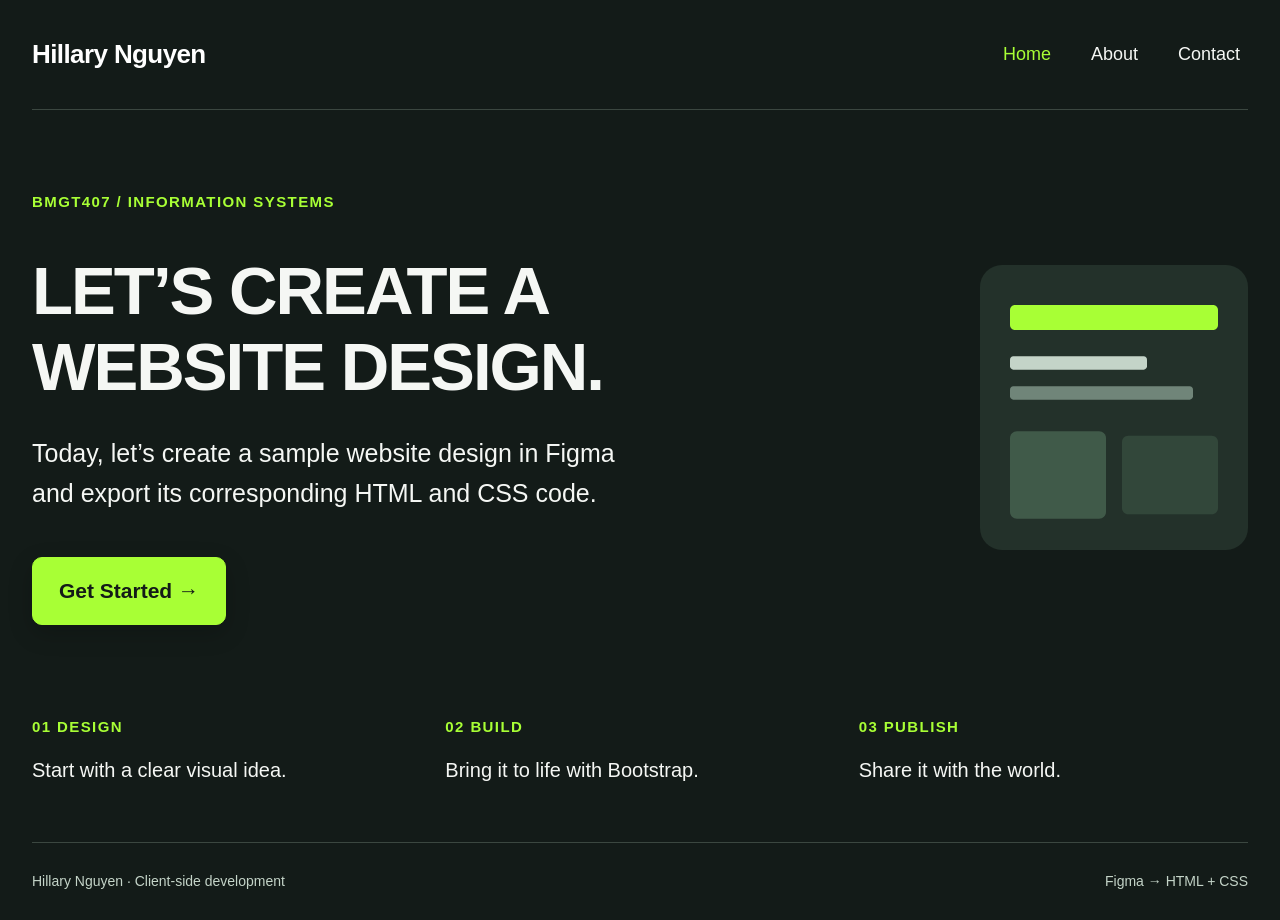
<file: index.html>
<!doctype html>
<html lang="en"><head><meta charset="utf-8"><meta name="viewport" content="width=device-width, initial-scale=1"><meta name="description" content="Hillary Nguyen's three-page Information Systems course website."><title>Home | Hillary Nguyen</title><link href="https://cdn.jsdelivr.net/npm/bootstrap@5.3.8/dist/css/bootstrap.min.css" rel="stylesheet" integrity="sha384-sRIl4kxILFvY47J16cr9ZwB07vP4J8+LH7qKQnuqkuIAvNWLzeN8tE5YBujZqJLB" crossorigin="anonymous"><link rel="stylesheet" href="css/styles.css"><link rel="stylesheet" href="css/responsive.css"></head><body><a class="skip-link" href="#main">Skip to content</a><header class="container"><nav class="navbar navbar-expand-md navbar-dark" aria-label="Main navigation"><a class="navbar-brand" href="index.html">Hillary Nguyen</a><button class="navbar-toggler" type="button" data-bs-toggle="collapse" data-bs-target="#navbarNav" aria-controls="navbarNav" aria-expanded="false" aria-label="Toggle navigation"><span class="navbar-toggler-icon"></span></button><div class="collapse navbar-collapse" id="navbarNav"><ul class="navbar-nav ms-auto gap-md-4"><li class="nav-item"><a class="nav-link active" aria-current="page" href="index.html">Home</a></li><li class="nav-item"><a class="nav-link "  href="about.html">About</a></li><li class="nav-item"><a class="nav-link "  href="contact.html">Contact</a></li></ul></div></nav></header><main id="main" class="container page-home"><section class="hero row align-items-center g-5"><div class="col-lg-9"><p class="export-text bmgt-407-information-systems eyebrow">BMGT407 / INFORMATION SYSTEMS</p><h1><span class="export-text let-s-create-a ">LET’S CREATE A</span><span class="export-text website-design ">WEBSITE DESIGN.</span></h1><div class="intro"><span class="export-text today-let-s-create-a-sample-website-design-in-figma ">Today, let’s create a sample website design in Figma</span><span class="export-text and-export-its-corresponding-html-and-css-code ">and export its corresponding HTML and CSS code.</span></div><a href="about.html" class="export-text get-started btn btn-primary">Get Started →</a></div><div class="col-lg-3"><div class="design-art" role="img" aria-label="A website wireframe with a green header and two content cards"><img src="images/home/vector4.svg" alt="" class="art-bar"><img src="images/home/vector5.svg" alt="" class="art-line"><img src="images/home/vector6.svg" alt="" class="art-line wide"><div class="d-flex gap-3"><img src="images/home/vector7.svg" alt=""><img src="images/home/vector8.svg" alt=""></div></div></div></section><section class="steps row g-4" aria-label="Development process"><div class="col-md-4"><h2 class="export-text _01-design eyebrow">01 DESIGN</h2><p class="export-text start-with-a-clear-visual-idea ">Start with a clear visual idea.</p></div><div class="col-md-4"><h2 class="export-text _02-build eyebrow">02 BUILD</h2><p class="export-text bring-it-to-life-with-bootstrap ">Bring it to life with Bootstrap.</p></div><div class="col-md-4"><h2 class="export-text _03-publish eyebrow">03 PUBLISH</h2><p class="export-text share-it-with-the-world ">Share it with the world.</p></div></section></main><footer class="container"><div class="footer-inner"><p class="export-text hillary-nguyen-client-side-development ">Hillary Nguyen · Client-side development</p><p class="export-text figma-html-css ">Figma → HTML + CSS</p></div></footer><script src="https://cdn.jsdelivr.net/npm/bootstrap@5.3.8/dist/js/bootstrap.bundle.min.js" integrity="sha384-FKyoEForCGlyvwx9Hj09JcYn3nv7wiPVlz7YYwJrWVcXK/BmnVDxM+D2scQbITxI" crossorigin="anonymous"></script></body></html>
</file>
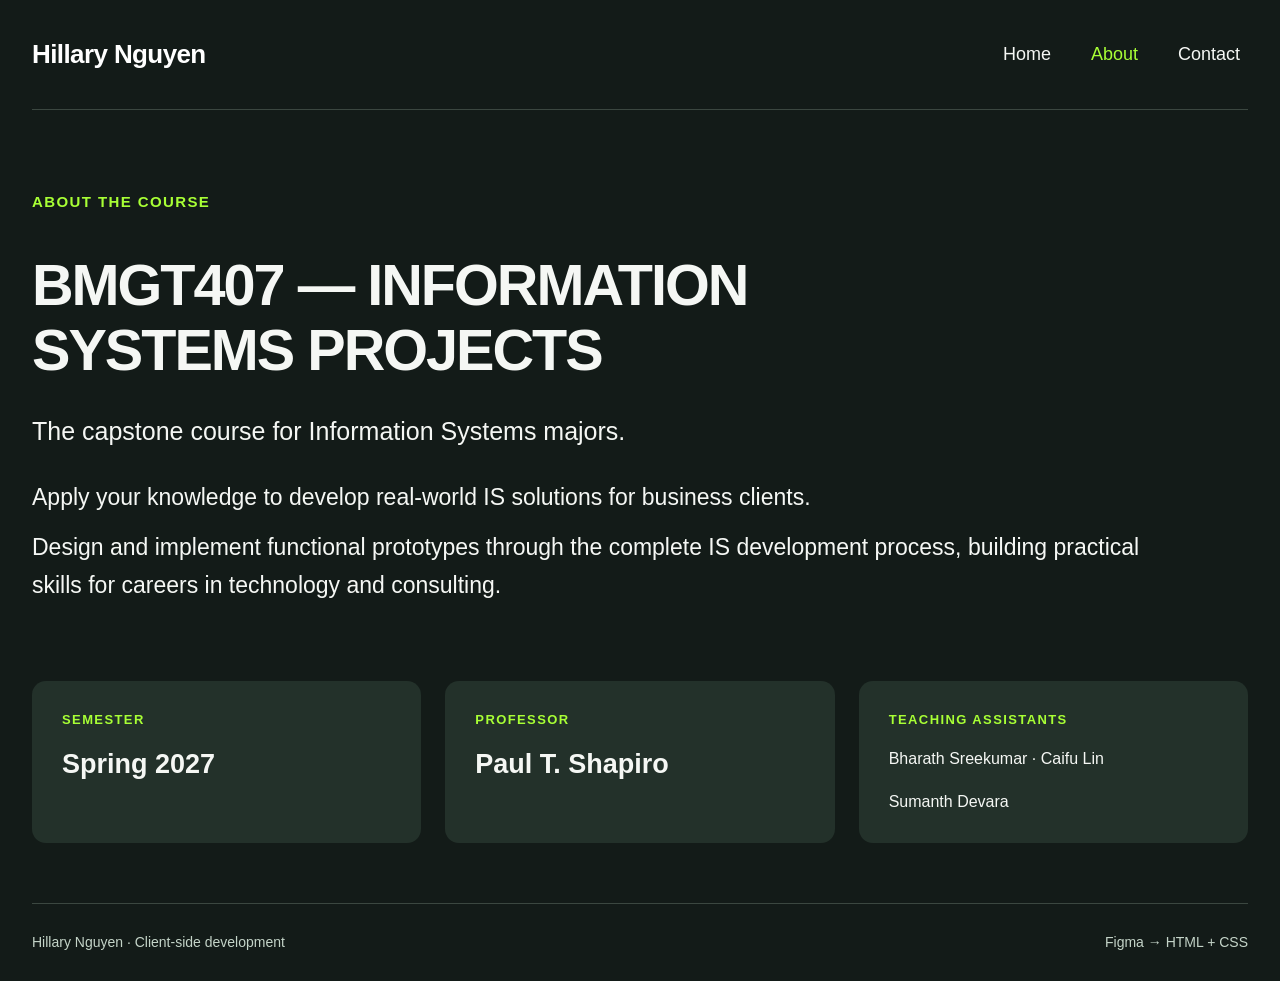
<file: about.html>
<!doctype html>
<html lang="en"><head><meta charset="utf-8"><meta name="viewport" content="width=device-width, initial-scale=1"><meta name="description" content="Hillary Nguyen's three-page Information Systems course website."><title>About | Hillary Nguyen</title><link href="https://cdn.jsdelivr.net/npm/bootstrap@5.3.8/dist/css/bootstrap.min.css" rel="stylesheet" integrity="sha384-sRIl4kxILFvY47J16cr9ZwB07vP4J8+LH7qKQnuqkuIAvNWLzeN8tE5YBujZqJLB" crossorigin="anonymous"><link rel="stylesheet" href="css/styles2.css"><link rel="stylesheet" href="css/responsive.css"></head><body><a class="skip-link" href="#main">Skip to content</a><header class="container"><nav class="navbar navbar-expand-md navbar-dark" aria-label="Main navigation"><a class="navbar-brand" href="index.html">Hillary Nguyen</a><button class="navbar-toggler" type="button" data-bs-toggle="collapse" data-bs-target="#navbarNav" aria-controls="navbarNav" aria-expanded="false" aria-label="Toggle navigation"><span class="navbar-toggler-icon"></span></button><div class="collapse navbar-collapse" id="navbarNav"><ul class="navbar-nav ms-auto gap-md-4"><li class="nav-item"><a class="nav-link "  href="index.html">Home</a></li><li class="nav-item"><a class="nav-link active" aria-current="page" href="about.html">About</a></li><li class="nav-item"><a class="nav-link "  href="contact.html">Contact</a></li></ul></div></nav></header><main id="main" class="container page-about"><section class="hero"><p class="export-text about-the-course eyebrow">ABOUT THE COURSE</p><h1 class="about-title"><span class="export-text bmgt-407-information ">BMGT407 — INFORMATION</span><span class="export-text systems-projects ">SYSTEMS PROJECTS</span></h1><p class="export-text the-capstone-course-for-information-systems-majors intro">The capstone course for Information Systems majors.</p><div class="course-copy"><p class="export-text apply-your-knowledge-to-develop-real-world-is-solutions-for-business-clients ">Apply your knowledge to develop real-world IS solutions for business
    clients.</p><p><span class="export-text design-and-implement-functional-prototypes-through-the-complete-is-development ">Design and implement functional prototypes through the complete IS
    development</span> <span class="export-text process-building-practical-skills-for-careers-in-technology-and-consulting ">process, building practical skills for careers in technology and consulting.</span></p></div><div class="row g-4 course-details"><div class="col-md-4"><section class="info-card h-100"><h2 class="export-text semester eyebrow">SEMESTER</h2><p class="export-text spring-2027 card-value">Spring 2027</p></section></div><div class="col-md-4"><section class="info-card h-100"><h2 class="export-text professor eyebrow">PROFESSOR</h2><p class="export-text paul-t-shapiro card-value">Paul T. Shapiro</p></section></div><div class="col-md-4"><section class="info-card h-100"><h2 class="export-text teaching-assistants eyebrow">TEACHING ASSISTANTS</h2><p class="export-text bharath-sreekumar-caifu-lin ">Bharath Sreekumar · Caifu Lin</p><p class="export-text sumanth-devara ">Sumanth Devara</p></section></div></div></section></main><footer class="container"><div class="footer-inner"><p class="export-text hillary-nguyen-client-side-development ">Hillary Nguyen · Client-side development</p><p class="export-text figma-html-css ">Figma → HTML + CSS</p></div></footer><script src="https://cdn.jsdelivr.net/npm/bootstrap@5.3.8/dist/js/bootstrap.bundle.min.js" integrity="sha384-FKyoEForCGlyvwx9Hj09JcYn3nv7wiPVlz7YYwJrWVcXK/BmnVDxM+D2scQbITxI" crossorigin="anonymous"></script></body></html>
</file>
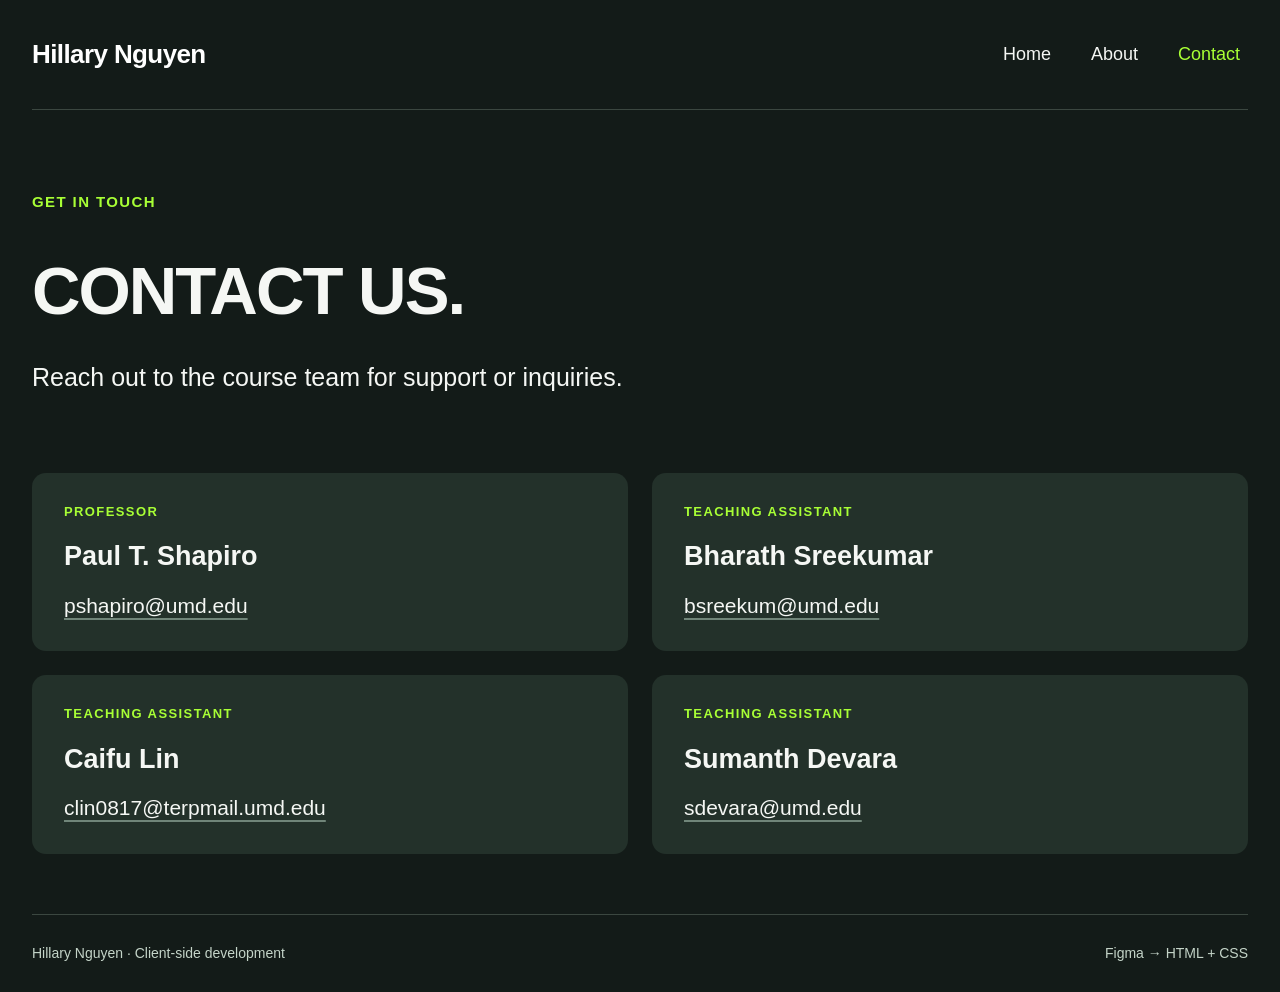
<file: contact.html>
<!doctype html>
<html lang="en"><head><meta charset="utf-8"><meta name="viewport" content="width=device-width, initial-scale=1"><meta name="description" content="Hillary Nguyen's three-page Information Systems course website."><title>Contact | Hillary Nguyen</title><link href="https://cdn.jsdelivr.net/npm/bootstrap@5.3.8/dist/css/bootstrap.min.css" rel="stylesheet" integrity="sha384-sRIl4kxILFvY47J16cr9ZwB07vP4J8+LH7qKQnuqkuIAvNWLzeN8tE5YBujZqJLB" crossorigin="anonymous"><link rel="stylesheet" href="css/styles3.css"><link rel="stylesheet" href="css/responsive.css"></head><body><a class="skip-link" href="#main">Skip to content</a><header class="container"><nav class="navbar navbar-expand-md navbar-dark" aria-label="Main navigation"><a class="navbar-brand" href="index.html">Hillary Nguyen</a><button class="navbar-toggler" type="button" data-bs-toggle="collapse" data-bs-target="#navbarNav" aria-controls="navbarNav" aria-expanded="false" aria-label="Toggle navigation"><span class="navbar-toggler-icon"></span></button><div class="collapse navbar-collapse" id="navbarNav"><ul class="navbar-nav ms-auto gap-md-4"><li class="nav-item"><a class="nav-link "  href="index.html">Home</a></li><li class="nav-item"><a class="nav-link "  href="about.html">About</a></li><li class="nav-item"><a class="nav-link active" aria-current="page" href="contact.html">Contact</a></li></ul></div></nav></header><main id="main" class="container page-contact"><section class="hero"><p class="export-text get-in-touch eyebrow">GET IN TOUCH</p><h1 class="export-text contact-us ">CONTACT US.</h1><p class="export-text reach-out-to-the-course-team-for-support-or-inquiries intro">Reach out to the course team for support or inquiries.</p><div class="row g-4 contact-grid"><div class="col-md-6"><section class="info-card h-100"><p class="export-text professor eyebrow">PROFESSOR</p><h2 class="export-text paul-t-shapiro card-value">Paul T. Shapiro</h2><a href="mailto:pshapiro@umd.edu" class="export-text pshapiro-umd-edu email-link">pshapiro@umd.edu</a></section></div><div class="col-md-6"><section class="info-card h-100"><p class="export-text teaching-assistant eyebrow">TEACHING ASSISTANT</p><h2 class="export-text bharath-sreekumar card-value">Bharath Sreekumar</h2><a href="mailto:bsreekum@umd.edu" class="export-text bsreekum-umd-edu email-link">bsreekum@umd.edu</a></section></div><div class="col-md-6"><section class="info-card h-100"><p class="export-text teaching-assistant2 eyebrow">TEACHING ASSISTANT</p><h2 class="export-text caifu-lin card-value">Caifu Lin</h2><a href="mailto:clin0817@terpmail.umd.edu" class="export-text clin-0817-terpmail-umd-edu email-link">clin0817@terpmail.umd.edu</a></section></div><div class="col-md-6"><section class="info-card h-100"><p class="export-text teaching-assistant3 eyebrow">TEACHING ASSISTANT</p><h2 class="export-text sumanth-devara card-value">Sumanth Devara</h2><a href="mailto:sdevara@umd.edu" class="export-text sdevara-umd-edu email-link">sdevara@umd.edu</a></section></div></div></section></main><footer class="container"><div class="footer-inner"><p class="export-text hillary-nguyen-client-side-development ">Hillary Nguyen · Client-side development</p><p class="export-text figma-html-css ">Figma → HTML + CSS</p></div></footer><script src="https://cdn.jsdelivr.net/npm/bootstrap@5.3.8/dist/js/bootstrap.bundle.min.js" integrity="sha384-FKyoEForCGlyvwx9Hj09JcYn3nv7wiPVlz7YYwJrWVcXK/BmnVDxM+D2scQbITxI" crossorigin="anonymous"></script></body></html>
</file>
<file: css/styles.css>
.home,
.home * {
  box-sizing: border-box;
}
.home {
  height: 1024px;
  position: relative;
  overflow: hidden;
}
.vector {
  width: 100%;
  height: 100%;
  position: absolute;
  right: 0%;
  left: 0%;
  bottom: 0%;
  top: 0%;
  overflow: visible;
}
.hillary-nguyen {
  color: #ffffff;
  text-align: left;
  font-family: "Montserrat-Bold", sans-serif;
  font-size: 26px;
  font-weight: 700;
  position: absolute;
  right: 80.42%;
  left: 5.56%;
  width: 14.03%;
  bottom: 91.89%;
  top: 4.98%;
  height: 3.13%;
}
.home2 {
  color: #a8ff35;
  text-align: left;
  font-family: "Montserrat-Bold", sans-serif;
  font-size: 18px;
  font-weight: 700;
  position: absolute;
  right: 26.6%;
  left: 69.44%;
  width: 3.96%;
  bottom: 92.09%;
  top: 5.76%;
  height: 2.15%;
}
.about {
  color: #f5f7f4;
  text-align: left;
  font-family: "Montserrat-Regular", sans-serif;
  font-size: 18px;
  font-weight: 400;
  position: absolute;
  right: 18.68%;
  left: 77.43%;
  width: 3.89%;
  bottom: 92.09%;
  top: 5.76%;
  height: 2.15%;
}
.contact {
  color: #f5f7f4;
  text-align: left;
  font-family: "Montserrat-Regular", sans-serif;
  font-size: 18px;
  font-weight: 400;
  position: absolute;
  right: 9.65%;
  left: 85.42%;
  width: 4.93%;
  bottom: 92.09%;
  top: 5.76%;
  height: 2.15%;
}
.vector2 {
  width: 88.89%;
  height: 0%;
  position: absolute;
  right: 5.56%;
  left: 5.56%;
  bottom: 89.06%;
  top: 10.94%;
  overflow: visible;
}
.bmgt-407-information-systems {
  color: #a8ff35;
  text-align: left;
  font-family: "Montserrat-Bold", sans-serif;
  font-size: 16px;
  font-weight: 700;
  position: absolute;
  right: 73.68%;
  left: 5.56%;
  width: 20.76%;
  bottom: 78.13%;
  top: 19.92%;
  height: 1.95%;
}
.let-s-create-a {
  color: #ffffff;
  text-align: left;
  font-family: "Montserrat-Bold", sans-serif;
  font-size: 76px;
  font-weight: 700;
  position: absolute;
  right: 50.56%;
  left: 5.56%;
  width: 43.89%;
  bottom: 64.16%;
  top: 26.76%;
  height: 9.08%;
}
.website-design {
  color: #ffffff;
  text-align: left;
  font-family: "Montserrat-Bold", sans-serif;
  font-size: 76px;
  font-weight: 700;
  position: absolute;
  right: 44.65%;
  left: 5.56%;
  width: 49.79%;
  bottom: 54.98%;
  top: 35.94%;
  height: 9.08%;
}
.today-let-s-create-a-sample-website-design-in-figma {
  color: #f5f7f4;
  text-align: left;
  font-family: "Montserrat-Regular", sans-serif;
  font-size: 25px;
  font-weight: 400;
  position: absolute;
  right: 49.24%;
  left: 5.56%;
  width: 45.21%;
  bottom: 47.75%;
  top: 49.32%;
  height: 2.93%;
}
.and-export-its-corresponding-html-and-css-code {
  color: #f5f7f4;
  text-align: left;
  font-family: "Montserrat-Regular", sans-serif;
  font-size: 25px;
  font-weight: 400;
  position: absolute;
  right: 50.97%;
  left: 5.56%;
  width: 43.47%;
  bottom: 43.85%;
  top: 53.22%;
  height: 2.93%;
}
.vector3 {
  width: 13.89%;
  height: 6.25%;
  position: absolute;
  right: 80.56%;
  left: 5.56%;
  bottom: 32.52%;
  top: 61.23%;
  overflow: visible;
}
.get-started {
  color: #131b18;
  text-align: left;
  font-family: "Montserrat-Bold", sans-serif;
  font-size: 22px;
  font-weight: 700;
  position: absolute;
  right: 82.22%;
  left: 7.29%;
  width: 10.49%;
  bottom: 34.38%;
  top: 62.99%;
  height: 2.64%;
}
.vector4 {
  width: 22.92%;
  height: 33.2%;
  position: absolute;
  right: 5.56%;
  left: 71.53%;
  bottom: 37.01%;
  top: 29.79%;
  overflow: visible;
}
.vector5 {
  width: 17.36%;
  height: 2.93%;
  position: absolute;
  right: 8.33%;
  left: 74.31%;
  bottom: 62.89%;
  top: 34.18%;
  overflow: visible;
}
.vector6 {
  width: 11.46%;
  height: 1.56%;
  position: absolute;
  right: 14.24%;
  left: 74.31%;
  bottom: 58.4%;
  top: 40.04%;
  overflow: visible;
}
.vector7 {
  width: 15.28%;
  height: 1.56%;
  position: absolute;
  right: 10.42%;
  left: 74.31%;
  bottom: 55.08%;
  top: 43.36%;
  overflow: visible;
}
.vector8 {
  width: 7.64%;
  height: 9.77%;
  position: absolute;
  right: 18.06%;
  left: 74.31%;
  bottom: 41.41%;
  top: 48.83%;
  overflow: visible;
}
.vector9 {
  width: 8.47%;
  height: 9.77%;
  position: absolute;
  right: 8.33%;
  left: 83.19%;
  bottom: 41.41%;
  top: 48.83%;
  overflow: visible;
}
._01-design {
  color: #a8ff35;
  text-align: left;
  font-family: "Montserrat-Bold", sans-serif;
  font-size: 18px;
  font-weight: 700;
  position: absolute;
  right: 87.64%;
  left: 5.56%;
  width: 6.81%;
  bottom: 18.85%;
  top: 79%;
  height: 2.15%;
}
._02-build {
  color: #a8ff35;
  text-align: left;
  font-family: "Montserrat-Bold", sans-serif;
  font-size: 18px;
  font-weight: 700;
  position: absolute;
  right: 58.47%;
  left: 35.42%;
  width: 6.11%;
  bottom: 18.85%;
  top: 79%;
  height: 2.15%;
}
._03-publish {
  color: #a8ff35;
  text-align: left;
  font-family: "Montserrat-Bold", sans-serif;
  font-size: 18px;
  font-weight: 700;
  position: absolute;
  right: 26.94%;
  left: 65.28%;
  width: 7.78%;
  bottom: 18.85%;
  top: 79%;
  height: 2.15%;
}
.start-with-a-clear-visual-idea {
  color: #f5f7f4;
  text-align: left;
  font-family: "Montserrat-Regular", sans-serif;
  font-size: 22px;
  font-weight: 400;
  position: absolute;
  right: 72.85%;
  left: 5.56%;
  width: 21.6%;
  bottom: 14.75%;
  top: 82.62%;
  height: 2.64%;
}
.bring-it-to-life-with-bootstrap {
  color: #f5f7f4;
  text-align: left;
  font-family: "Montserrat-Regular", sans-serif;
  font-size: 22px;
  font-weight: 400;
  position: absolute;
  right: 42.22%;
  left: 35.42%;
  width: 22.36%;
  bottom: 14.75%;
  top: 82.62%;
  height: 2.64%;
}
.share-it-with-the-world {
  color: #f5f7f4;
  text-align: left;
  font-family: "Montserrat-Regular", sans-serif;
  font-size: 22px;
  font-weight: 400;
  position: absolute;
  right: 17.08%;
  left: 65.28%;
  width: 17.64%;
  bottom: 14.75%;
  top: 82.62%;
  height: 2.64%;
}
.vector10 {
  width: 88.89%;
  height: 0%;
  position: absolute;
  right: 5.56%;
  left: 5.56%;
  bottom: 8.4%;
  top: 91.6%;
  overflow: visible;
}
.hillary-nguyen-client-side-development {
  color: #f5f7f4;
  text-align: left;
  font-family: "Montserrat-Regular", sans-serif;
  font-size: 15px;
  font-weight: 400;
  position: absolute;
  right: 73.06%;
  left: 5.56%;
  width: 21.39%;
  bottom: 3.81%;
  top: 94.43%;
  height: 1.76%;
}
.figma-html-css {
  color: #f5f7f4;
  text-align: left;
  font-family: "Montserrat-Regular", sans-serif;
  font-size: 15px;
  font-weight: 400;
  position: absolute;
  right: 10.76%;
  left: 78.47%;
  width: 10.76%;
  bottom: 3.81%;
  top: 94.43%;
  height: 1.76%;
}
</file>
<file: css/responsive.css>
/* Responsive refinements to the original AutoHTML exports. */
:root{--ink:#131b18;--panel:#23312a;--lime:#a8ff35;--paper:#f5f7f4;--line:#3b4740}
body{margin:0;background:var(--ink);color:var(--paper);font-family:Arial,Helvetica,sans-serif;line-height:1.65;min-height:100vh;display:flex;flex-direction:column}
.container{max-width:1320px;padding-left:32px;padding-right:32px}
.navbar{min-height:110px;border-bottom:1px solid var(--line)}
.navbar-brand{font-size:26px;font-weight:700;letter-spacing:-.6px}
.navbar .nav-link{color:var(--paper);font-size:18px;padding:12px 0}
.navbar .nav-link.active,.navbar .nav-link:hover{color:var(--lime)}
main{flex:1}.hero{padding-top:80px;padding-bottom:60px}
.export-text{position:static!important;inset:auto!important;width:auto!important;height:auto!important;font-family:inherit!important;font-size:inherit!important;line-height:inherit!important;text-align:left!important;overflow:visible!important;font-weight:inherit!important;color:inherit!important}
h1,h1.export-text{font-size:clamp(42px,5.25vw,76px)!important;font-weight:750!important;line-height:1.13!important;letter-spacing:-2px;margin:38px 0 28px!important}
h1 span{display:block}.about-title{font-size:clamp(35px,4.5vw,64px)!important}
.eyebrow{font-size:15px!important;color:var(--lime)!important;font-weight:700!important;letter-spacing:1.4px;margin:0 0 20px}
.intro{font-size:25px!important;line-height:1.6!important;max-width:1000px;margin-bottom:0}.intro span{display:block}
.btn-primary{--bs-btn-bg:var(--lime);--bs-btn-border-color:var(--lime);--bs-btn-color:var(--ink);--bs-btn-hover-bg:#c0ff72;--bs-btn-hover-border-color:#c0ff72;--bs-btn-hover-color:var(--ink);--bs-btn-active-bg:#c0ff72;--bs-btn-active-color:var(--ink)}
.get-started{display:inline-block;margin-top:44px;padding:16px 26px;border-radius:10px;font-size:21px!important;font-weight:700!important;color:var(--ink)!important;box-shadow:0 8px 24px #0003}
.design-art{background:var(--panel);border-radius:22px;padding:30px;min-width:200px}.design-art img{display:block;max-width:100%;height:auto}.design-art .art-bar{width:100%;height:25px;margin:10px 0 26px}.design-art .art-line{width:66%;height:14px;margin-bottom:16px}.design-art .wide{width:88%;margin-bottom:30px}.design-art .d-flex img{width:calc(50% - 8px);height:90px;object-fit:fill}
.steps{padding:30px 0 55px;font-size:20px}.steps .eyebrow{margin-bottom:14px}.steps p{margin-bottom:0}
.course-copy{max-width:1120px;font-size:23px;margin-top:28px}.course-copy p{margin-bottom:12px}.course-details{margin-top:52px}.info-card{background:var(--panel);border-radius:14px;padding:28px 30px}.info-card .eyebrow{font-size:13px!important;margin-bottom:16px}.card-value{font-size:27px!important;font-weight:600!important;line-height:1.35!important;margin-bottom:14px}.info-card p:last-child{margin-bottom:0}.info-card p{font-size:20px}.contact-grid{margin-top:52px}.contact-grid .info-card{padding:28px 32px}.email-link{font-size:21px!important;text-decoration-color:#708579;text-underline-offset:5px;overflow-wrap:anywhere}.email-link:hover{color:var(--lime)!important}
.footer-inner{border-top:1px solid var(--line);display:flex;gap:24px;justify-content:space-between;padding:27px 0;font-size:14px;color:#c4d4c8}.footer-inner p{margin:0}
a:focus-visible,button:focus-visible{outline:3px solid var(--lime);outline-offset:5px}.skip-link{position:absolute;left:20px;top:-80px;padding:12px;background:var(--lime);color:var(--ink);z-index:100}.skip-link:focus{top:10px}
@media(min-width:1400px){.container{padding-left:20px;padding-right:20px}.page-home .hero{min-height:650px}}
@media(max-width:991px){.hero{padding-top:52px;padding-bottom:45px}.design-art{max-width:320px}.intro{font-size:22px!important}.course-copy{font-size:20px}.steps{padding-top:10px}.navbar-brand{font-size:23px}}
@media(max-width:767px){.container{padding-left:24px;padding-right:24px}.navbar{min-height:90px}.navbar-collapse{padding-bottom:18px}h1{letter-spacing:-1px;margin-top:25px!important}.hero{padding-top:40px}.eyebrow{font-size:12px!important}.intro{font-size:20px!important}.intro span{display:inline}.intro span+span:before{content:' '}.get-started{margin-top:28px}.course-details,.contact-grid{margin-top:30px}.footer-inner{flex-direction:column;gap:6px}.info-card{padding:24px}.card-value{font-size:25px!important}.steps{font-size:18px;padding-bottom:40px}}
</file>
<file: css/styles2.css>
.about,
.about * {
  box-sizing: border-box;
}
.about {
  height: 1024px;
  position: relative;
  overflow: hidden;
}
.vector {
  width: 100%;
  height: 100%;
  position: absolute;
  right: 0%;
  left: 0%;
  bottom: 0%;
  top: 0%;
  overflow: visible;
}
.hillary-nguyen {
  color: #ffffff;
  text-align: left;
  font-family: "Inter-Bold", sans-serif;
  font-size: 26px;
  font-weight: 700;
  position: absolute;
  right: 81.46%;
  left: 5.56%;
  width: 12.99%;
  bottom: 91.99%;
  top: 4.98%;
  height: 3.03%;
}
.home {
  color: #f5f7f4;
  text-align: left;
  font-family: "Inter-Regular", sans-serif;
  font-size: 18px;
  font-weight: 400;
  position: absolute;
  right: 27.01%;
  left: 69.44%;
  width: 3.54%;
  bottom: 92.09%;
  top: 5.76%;
  height: 2.15%;
}
.about2 {
  color: #a8ff35;
  text-align: left;
  font-family: "Inter-Bold", sans-serif;
  font-size: 18px;
  font-weight: 700;
  position: absolute;
  right: 18.75%;
  left: 77.43%;
  width: 3.82%;
  bottom: 92.09%;
  top: 5.76%;
  height: 2.15%;
}
.contact {
  color: #f5f7f4;
  text-align: left;
  font-family: "Inter-Regular", sans-serif;
  font-size: 18px;
  font-weight: 400;
  position: absolute;
  right: 9.86%;
  left: 85.42%;
  width: 4.72%;
  bottom: 92.09%;
  top: 5.76%;
  height: 2.15%;
}
.vector2 {
  width: 88.89%;
  height: 0%;
  position: absolute;
  right: 5.56%;
  left: 5.56%;
  bottom: 89.06%;
  top: 10.94%;
  overflow: visible;
}
.about-the-course {
  color: #a8ff35;
  text-align: left;
  font-family: "Inter-Bold", sans-serif;
  font-size: 16px;
  font-weight: 700;
  position: absolute;
  right: 82.99%;
  left: 5.56%;
  width: 11.46%;
  bottom: 78.61%;
  top: 19.53%;
  height: 1.86%;
}
.bmgt-407-information {
  color: #ffffff;
  text-align: left;
  font-family: "Inter-Bold", sans-serif;
  font-size: 60px;
  font-weight: 700;
  position: absolute;
  right: 38.61%;
  left: 5.56%;
  width: 55.83%;
  bottom: 67.48%;
  top: 25.39%;
  height: 7.13%;
}
.systems-projects {
  color: #ffffff;
  text-align: left;
  font-family: "Inter-Bold", sans-serif;
  font-size: 60px;
  font-weight: 700;
  position: absolute;
  right: 50.83%;
  left: 5.56%;
  width: 43.61%;
  bottom: 59.96%;
  top: 32.91%;
  height: 7.13%;
}
.the-capstone-course-for-information-systems-majors {
  color: #f5f7f4;
  text-align: left;
  font-family: "Inter-Regular", sans-serif;
  font-size: 25px;
  font-weight: 400;
  position: absolute;
  right: 50.56%;
  left: 5.56%;
  width: 43.89%;
  bottom: 52.34%;
  top: 44.73%;
  height: 2.93%;
}
.apply-your-knowledge-to-develop-real-world-is-solutions-for-business-clients {
  color: #f5f7f4;
  text-align: left;
  font-family: "Inter-Regular", sans-serif;
  font-size: 23px;
  font-weight: 400;
  position: absolute;
  right: 36.53%;
  left: 5.56%;
  width: 57.92%;
  bottom: 47.56%;
  top: 49.71%;
  height: 2.73%;
}
.design-and-implement-functional-prototypes-through-the-complete-is-development {
  color: #f5f7f4;
  text-align: left;
  font-family: "Inter-Regular", sans-serif;
  font-size: 23px;
  font-weight: 400;
  position: absolute;
  right: 32.15%;
  left: 5.56%;
  width: 62.29%;
  bottom: 43.55%;
  top: 53.71%;
  height: 2.73%;
}
.process-building-practical-skills-for-careers-in-technology-and-consulting {
  color: #f5f7f4;
  text-align: left;
  font-family: "Inter-Regular", sans-serif;
  font-size: 23px;
  font-weight: 400;
  position: absolute;
  right: 39.31%;
  left: 5.56%;
  width: 55.14%;
  bottom: 39.55%;
  top: 57.71%;
  height: 2.73%;
}
.vector3 {
  width: 26.39%;
  height: 16.6%;
  position: absolute;
  right: 68.06%;
  left: 5.56%;
  bottom: 14.55%;
  top: 68.85%;
  overflow: visible;
}
.vector4 {
  width: 26.39%;
  height: 16.6%;
  position: absolute;
  right: 40.28%;
  left: 33.33%;
  bottom: 14.55%;
  top: 68.85%;
  overflow: visible;
}
.vector5 {
  width: 33.33%;
  height: 16.6%;
  position: absolute;
  right: 5.56%;
  left: 61.11%;
  bottom: 14.55%;
  top: 68.85%;
  overflow: visible;
}
.semester {
  color: #a8ff35;
  text-align: left;
  font-family: "Inter-Bold", sans-serif;
  font-size: 15px;
  font-weight: 700;
  position: absolute;
  right: 86.74%;
  left: 7.64%;
  width: 5.63%;
  bottom: 26.46%;
  top: 71.78%;
  height: 1.76%;
}
.spring-2027 {
  color: #f5f7f4;
  text-align: left;
  font-family: "Inter-Regular", sans-serif;
  font-size: 28px;
  font-weight: 400;
  position: absolute;
  right: 81.18%;
  left: 7.64%;
  width: 11.18%;
  bottom: 21%;
  top: 75.68%;
  height: 3.32%;
}
.professor {
  color: #a8ff35;
  text-align: left;
  font-family: "Inter-Bold", sans-serif;
  font-size: 15px;
  font-weight: 700;
  position: absolute;
  right: 58.26%;
  left: 35.42%;
  width: 6.32%;
  bottom: 26.46%;
  top: 71.78%;
  height: 1.76%;
}
.paul-t-shapiro {
  color: #f5f7f4;
  text-align: left;
  font-family: "Inter-Regular", sans-serif;
  font-size: 28px;
  font-weight: 400;
  position: absolute;
  right: 50.83%;
  left: 35.42%;
  width: 13.75%;
  bottom: 21%;
  top: 75.68%;
  height: 3.32%;
}
.teaching-assistants {
  color: #a8ff35;
  text-align: left;
  font-family: "Inter-Bold", sans-serif;
  font-size: 15px;
  font-weight: 700;
  position: absolute;
  right: 24.44%;
  left: 63.19%;
  width: 12.36%;
  bottom: 26.46%;
  top: 71.78%;
  height: 1.76%;
}
.bharath-sreekumar-caifu-lin {
  color: #f5f7f4;
  text-align: left;
  font-family: "Inter-Regular", sans-serif;
  font-size: 22px;
  font-weight: 400;
  position: absolute;
  right: 15.28%;
  left: 63.19%;
  width: 21.53%;
  bottom: 22.07%;
  top: 75.29%;
  height: 2.64%;
}
.sumanth-devara {
  color: #f5f7f4;
  text-align: left;
  font-family: "Inter-Regular", sans-serif;
  font-size: 22px;
  font-weight: 400;
  position: absolute;
  right: 24.86%;
  left: 63.19%;
  width: 11.94%;
  bottom: 18.55%;
  top: 78.81%;
  height: 2.64%;
}
.vector6 {
  width: 88.89%;
  height: 0%;
  position: absolute;
  right: 5.56%;
  left: 5.56%;
  bottom: 8.4%;
  top: 91.6%;
  overflow: visible;
}
.hillary-nguyen-client-side-development {
  color: #f5f7f4;
  text-align: left;
  font-family: "Inter-Regular", sans-serif;
  font-size: 15px;
  font-weight: 400;
  position: absolute;
  right: 74.31%;
  left: 5.56%;
  width: 20.14%;
  bottom: 3.81%;
  top: 94.43%;
  height: 1.76%;
}
.figma-html-css {
  color: #f5f7f4;
  text-align: left;
  font-family: "Inter-Regular", sans-serif;
  font-size: 15px;
  font-weight: 400;
  position: absolute;
  right: 10.63%;
  left: 78.47%;
  width: 10.9%;
  bottom: 3.81%;
  top: 94.43%;
  height: 1.76%;
}
</file>
<file: css/styles3.css>
.contact,
.contact * {
  box-sizing: border-box;
}
.contact {
  height: 1024px;
  position: relative;
  overflow: hidden;
}
.vector {
  width: 100%;
  height: 100%;
  position: absolute;
  right: 0%;
  left: 0%;
  bottom: 0%;
  top: 0%;
  overflow: visible;
}
.hillary-nguyen {
  color: #ffffff;
  text-align: left;
  font-family: "Inter-Bold", sans-serif;
  font-size: 26px;
  font-weight: 700;
  position: absolute;
  right: 81.46%;
  left: 5.56%;
  width: 12.99%;
  bottom: 91.99%;
  top: 4.98%;
  height: 3.03%;
}
.home {
  color: #f5f7f4;
  text-align: left;
  font-family: "Inter-Regular", sans-serif;
  font-size: 18px;
  font-weight: 400;
  position: absolute;
  right: 27.01%;
  left: 69.44%;
  width: 3.54%;
  bottom: 92.09%;
  top: 5.76%;
  height: 2.15%;
}
.about {
  color: #f5f7f4;
  text-align: left;
  font-family: "Inter-Regular", sans-serif;
  font-size: 18px;
  font-weight: 400;
  position: absolute;
  right: 18.96%;
  left: 77.43%;
  width: 3.61%;
  bottom: 92.09%;
  top: 5.76%;
  height: 2.15%;
}
.contact2 {
  color: #a8ff35;
  text-align: left;
  font-family: "Inter-Bold", sans-serif;
  font-size: 18px;
  font-weight: 700;
  position: absolute;
  right: 9.65%;
  left: 85.42%;
  width: 4.93%;
  bottom: 92.09%;
  top: 5.76%;
  height: 2.15%;
}
.vector2 {
  width: 88.89%;
  height: 0%;
  position: absolute;
  right: 5.56%;
  left: 5.56%;
  bottom: 89.06%;
  top: 10.94%;
  overflow: visible;
}
.get-in-touch {
  color: #a8ff35;
  text-align: left;
  font-family: "Inter-Bold", sans-serif;
  font-size: 16px;
  font-weight: 700;
  position: absolute;
  right: 86.46%;
  left: 5.56%;
  width: 7.99%;
  bottom: 78.61%;
  top: 19.53%;
  height: 1.86%;
}
.contact-us {
  color: #ffffff;
  text-align: left;
  font-family: "Inter-Bold", sans-serif;
  font-size: 76px;
  font-weight: 700;
  position: absolute;
  right: 57.99%;
  left: 5.56%;
  width: 36.46%;
  bottom: 66.02%;
  top: 25%;
  height: 8.98%;
}
.reach-out-to-the-course-team-for-support-or-inquiries {
  color: #f5f7f4;
  text-align: left;
  font-family: "Inter-Regular", sans-serif;
  font-size: 27px;
  font-weight: 400;
  position: absolute;
  right: 47.01%;
  left: 5.56%;
  width: 47.43%;
  bottom: 59.67%;
  top: 37.11%;
  height: 3.22%;
}
.vector3 {
  width: 43.06%;
  height: 17.77%;
  position: absolute;
  right: 51.39%;
  left: 5.56%;
  bottom: 35.35%;
  top: 46.88%;
  overflow: visible;
}
.professor {
  color: #a8ff35;
  text-align: left;
  font-family: "Inter-Bold", sans-serif;
  font-size: 14px;
  font-weight: 700;
  position: absolute;
  right: 86.46%;
  left: 7.64%;
  width: 5.9%;
  bottom: 48.93%;
  top: 49.41%;
  height: 1.66%;
}
.paul-t-shapiro {
  color: #ffffff;
  text-align: left;
  font-family: "Inter-Bold", sans-serif;
  font-size: 28px;
  font-weight: 700;
  position: absolute;
  right: 78.26%;
  left: 7.64%;
  width: 14.1%;
  bottom: 44.04%;
  top: 52.64%;
  height: 3.32%;
}
.pshapiro-umd-edu {
  color: #f5f7f4;
  text-align: left;
  font-family: "Inter-Regular", sans-serif;
  font-size: 22px;
  font-weight: 400;
  position: absolute;
  right: 78.33%;
  left: 7.64%;
  width: 14.03%;
  bottom: 39.36%;
  top: 58.01%;
  height: 2.64%;
}
.vector4 {
  width: 43.06%;
  height: 17.77%;
  position: absolute;
  right: 5.56%;
  left: 51.39%;
  bottom: 35.35%;
  top: 46.88%;
  overflow: visible;
}
.teaching-assistant {
  color: #a8ff35;
  text-align: left;
  font-family: "Inter-Bold", sans-serif;
  font-size: 14px;
  font-weight: 700;
  position: absolute;
  right: 35.63%;
  left: 53.47%;
  width: 10.9%;
  bottom: 48.93%;
  top: 49.41%;
  height: 1.66%;
}
.bharath-sreekumar {
  color: #ffffff;
  text-align: left;
  font-family: "Inter-Bold", sans-serif;
  font-size: 28px;
  font-weight: 700;
  position: absolute;
  right: 28.13%;
  left: 53.47%;
  width: 18.4%;
  bottom: 44.04%;
  top: 52.64%;
  height: 3.32%;
}
.bsreekum-umd-edu {
  color: #f5f7f4;
  text-align: left;
  font-family: "Inter-Regular", sans-serif;
  font-size: 22px;
  font-weight: 400;
  position: absolute;
  right: 31.67%;
  left: 53.47%;
  width: 14.86%;
  bottom: 39.36%;
  top: 58.01%;
  height: 2.64%;
}
.vector5 {
  width: 43.06%;
  height: 17.77%;
  position: absolute;
  right: 51.39%;
  left: 5.56%;
  bottom: 14.84%;
  top: 67.38%;
  overflow: visible;
}
.teaching-assistant2 {
  color: #a8ff35;
  text-align: left;
  font-family: "Inter-Bold", sans-serif;
  font-size: 14px;
  font-weight: 700;
  position: absolute;
  right: 81.46%;
  left: 7.64%;
  width: 10.9%;
  bottom: 28.42%;
  top: 69.92%;
  height: 1.66%;
}
.caifu-lin {
  color: #ffffff;
  text-align: left;
  font-family: "Inter-Bold", sans-serif;
  font-size: 28px;
  font-weight: 700;
  position: absolute;
  right: 83.96%;
  left: 7.64%;
  width: 8.4%;
  bottom: 23.54%;
  top: 73.14%;
  height: 3.32%;
}
.clin-0817-terpmail-umd-edu {
  color: #f5f7f4;
  text-align: left;
  font-family: "Inter-Regular", sans-serif;
  font-size: 22px;
  font-weight: 400;
  position: absolute;
  right: 72.36%;
  left: 7.64%;
  width: 20%;
  bottom: 18.85%;
  top: 78.52%;
  height: 2.64%;
}
.vector6 {
  width: 43.06%;
  height: 17.77%;
  position: absolute;
  right: 5.56%;
  left: 51.39%;
  bottom: 14.84%;
  top: 67.38%;
  overflow: visible;
}
.teaching-assistant3 {
  color: #a8ff35;
  text-align: left;
  font-family: "Inter-Bold", sans-serif;
  font-size: 14px;
  font-weight: 700;
  position: absolute;
  right: 35.63%;
  left: 53.47%;
  width: 10.9%;
  bottom: 28.42%;
  top: 69.92%;
  height: 1.66%;
}
.sumanth-devara {
  color: #ffffff;
  text-align: left;
  font-family: "Inter-Bold", sans-serif;
  font-size: 28px;
  font-weight: 700;
  position: absolute;
  right: 30.76%;
  left: 53.47%;
  width: 15.76%;
  bottom: 23.54%;
  top: 73.14%;
  height: 3.32%;
}
.sdevara-umd-edu {
  color: #f5f7f4;
  text-align: left;
  font-family: "Inter-Regular", sans-serif;
  font-size: 22px;
  font-weight: 400;
  position: absolute;
  right: 33.06%;
  left: 53.47%;
  width: 13.47%;
  bottom: 18.85%;
  top: 78.52%;
  height: 2.64%;
}
.vector7 {
  width: 88.89%;
  height: 0%;
  position: absolute;
  right: 5.56%;
  left: 5.56%;
  bottom: 8.4%;
  top: 91.6%;
  overflow: visible;
}
.hillary-nguyen-client-side-development {
  color: #f5f7f4;
  text-align: left;
  font-family: "Inter-Regular", sans-serif;
  font-size: 15px;
  font-weight: 400;
  position: absolute;
  right: 74.31%;
  left: 5.56%;
  width: 20.14%;
  bottom: 3.81%;
  top: 94.43%;
  height: 1.76%;
}
.figma-html-css {
  color: #f5f7f4;
  text-align: left;
  font-family: "Inter-Regular", sans-serif;
  font-size: 15px;
  font-weight: 400;
  position: absolute;
  right: 10.63%;
  left: 78.47%;
  width: 10.9%;
  bottom: 3.81%;
  top: 94.43%;
  height: 1.76%;
}
</file>
